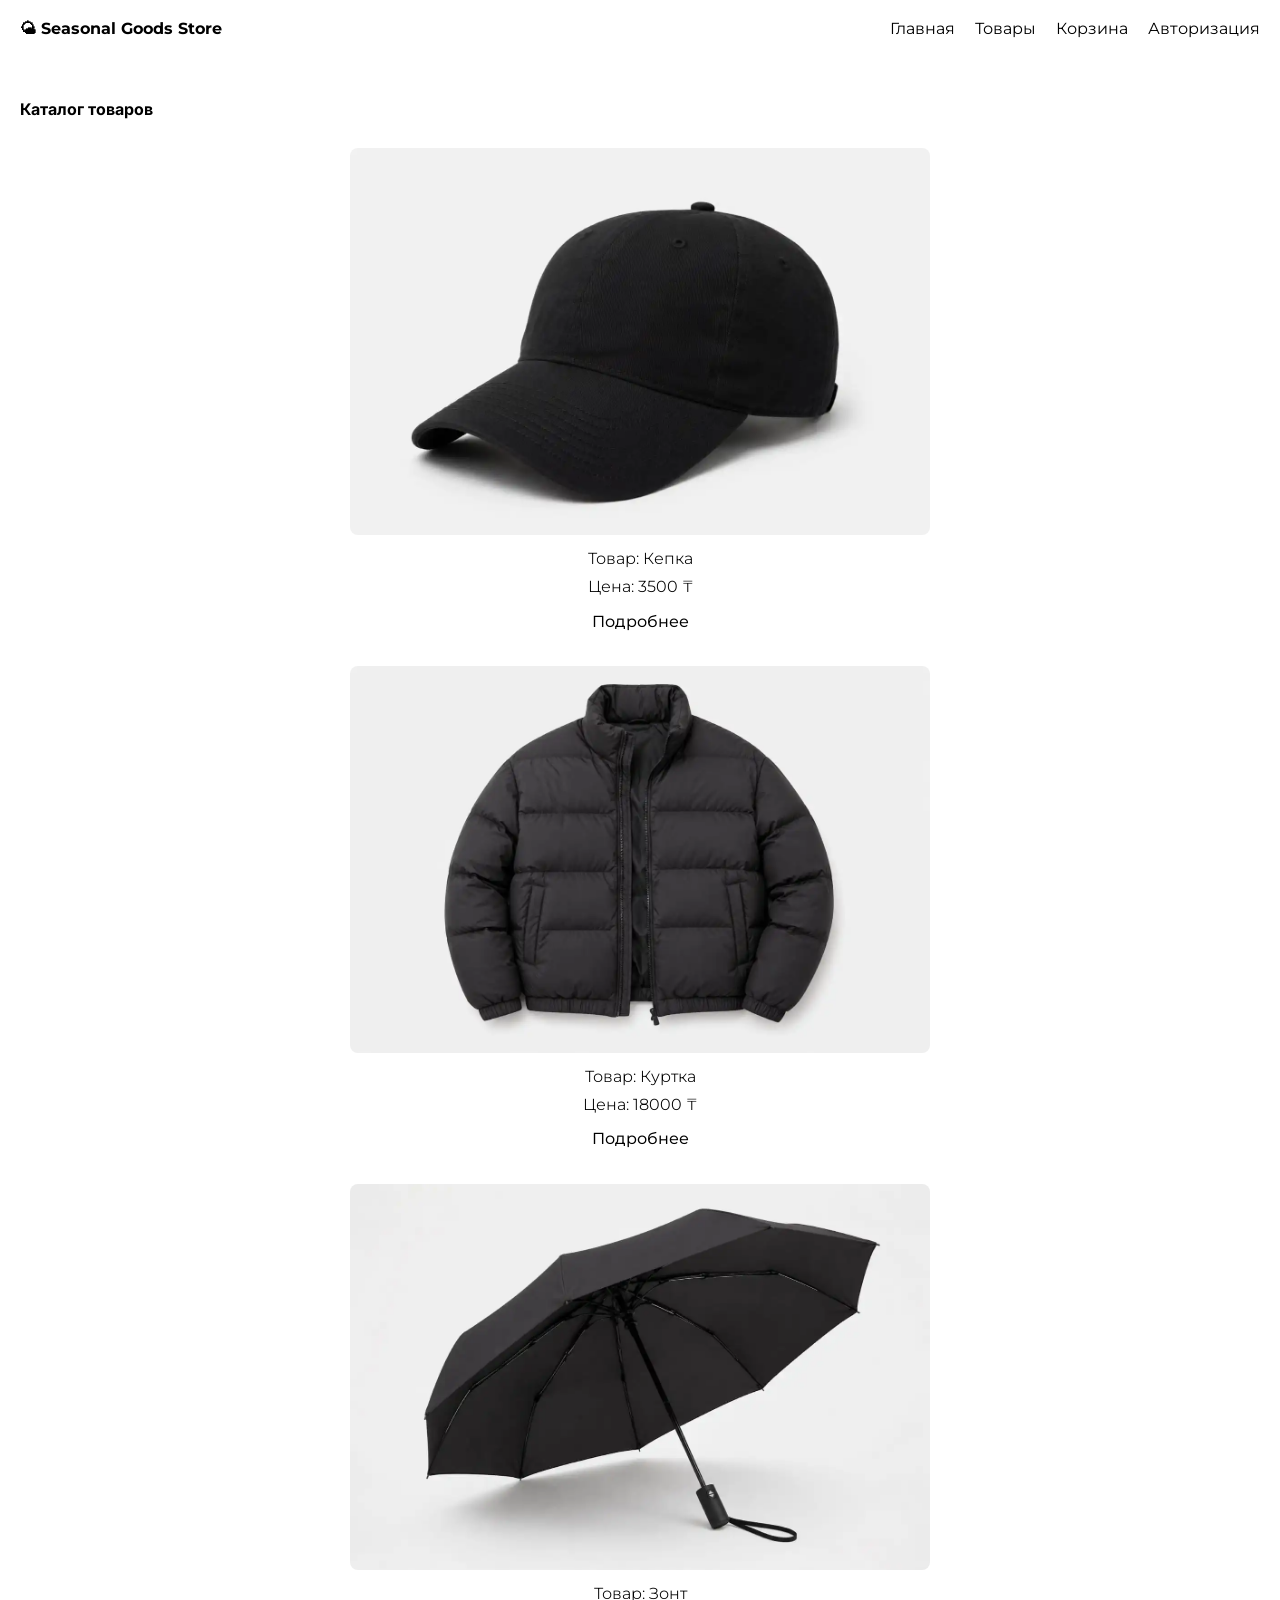
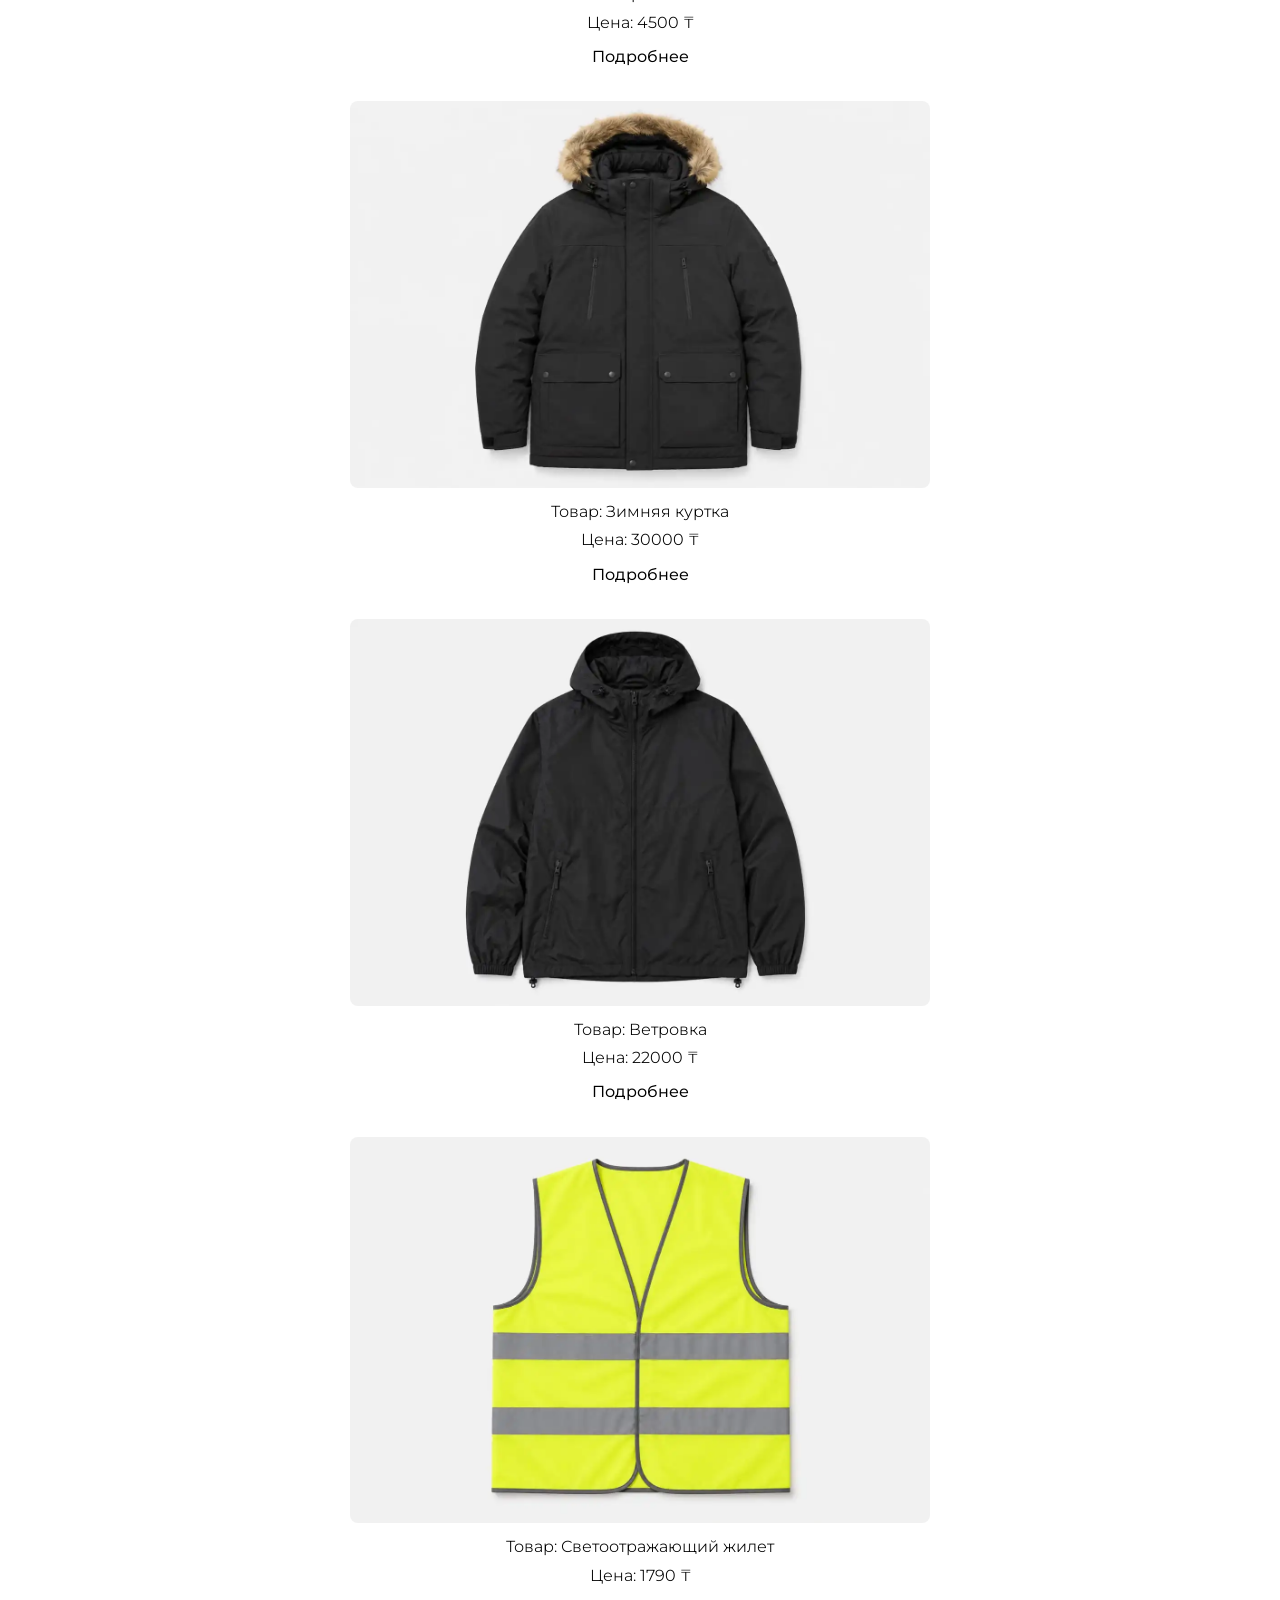
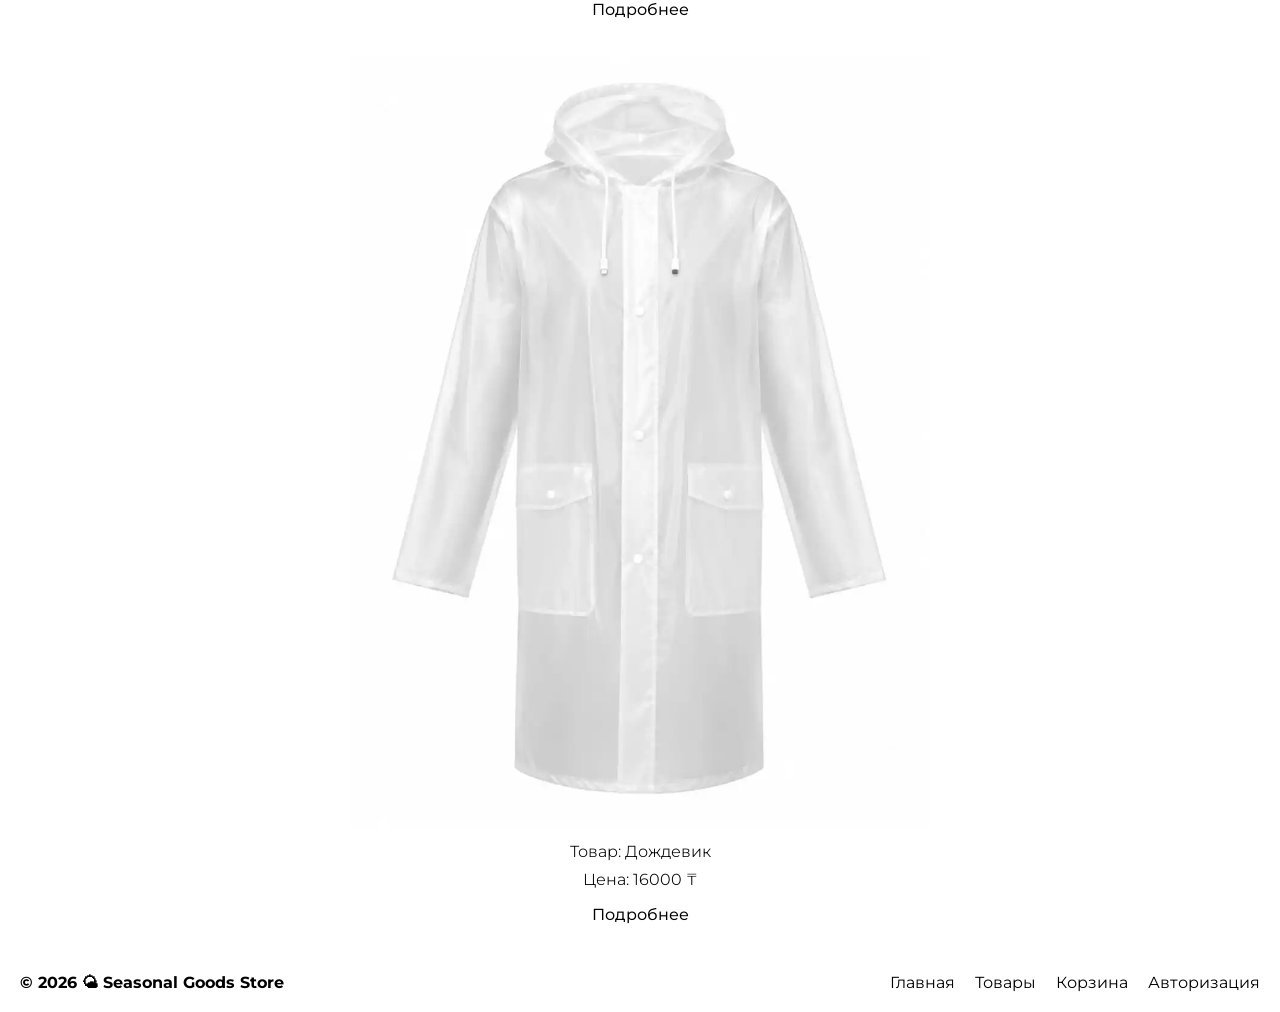
<file: index.html>
<!DOCTYPE html>
<html lang="ru">
<head>
  <meta charset="UTF-8">
  <meta name="viewport" content="width=device-width, initial-scale=1.0">
  <meta name="description" content="Добро пожаловать в интернет магазин Seasonal Goods Store. Главная страница каталогом товаров.">
  <link rel="icon" href="images/favicon.png" type="images/favicon.png" sizes="32x32">
  <!-- для Apple устройств -->
  <link rel="apple-touch-icon" href="images/favicon.png" sizes="180x180">
  <title>Магазин - Главная | Seasonal Goods Store</title>

  <!-- подключение кроссбраузерности normalize.css -->
  <link rel="stylesheet" href="css/normalize.css">
  
  <!-- подключение общего css-файла для стилей -->
  <link rel="stylesheet" href="css/style.css">

  <!-- подключение шрифтов -->
  <link rel="preconnect" href="https://fonts.googleapis.com">
  <link rel="preconnect" href="https://fonts.gstatic.com" crossorigin>
  <link href="https://fonts.googleapis.com/css2?family=Inter:ital,opsz,wght@0,14..32,100..900;1,14..32,100..900&family=Montserrat:ital,wght@0,100..900;1,100..900&display=swap" rel="stylesheet">
</head>
<body>
  <header class="header" id="header">
    <div class="header__logo"></div>
  </header>

  <main>
    <h2 id="h__catalog--title">Каталог товаров</h2>
    <section class="catalog" id="catalog"></section>
  </main>

  <footer class="footer" id="footer"></footer>

  <script type="module" src="js/index.js"></script>
</body>
</html>
</file>
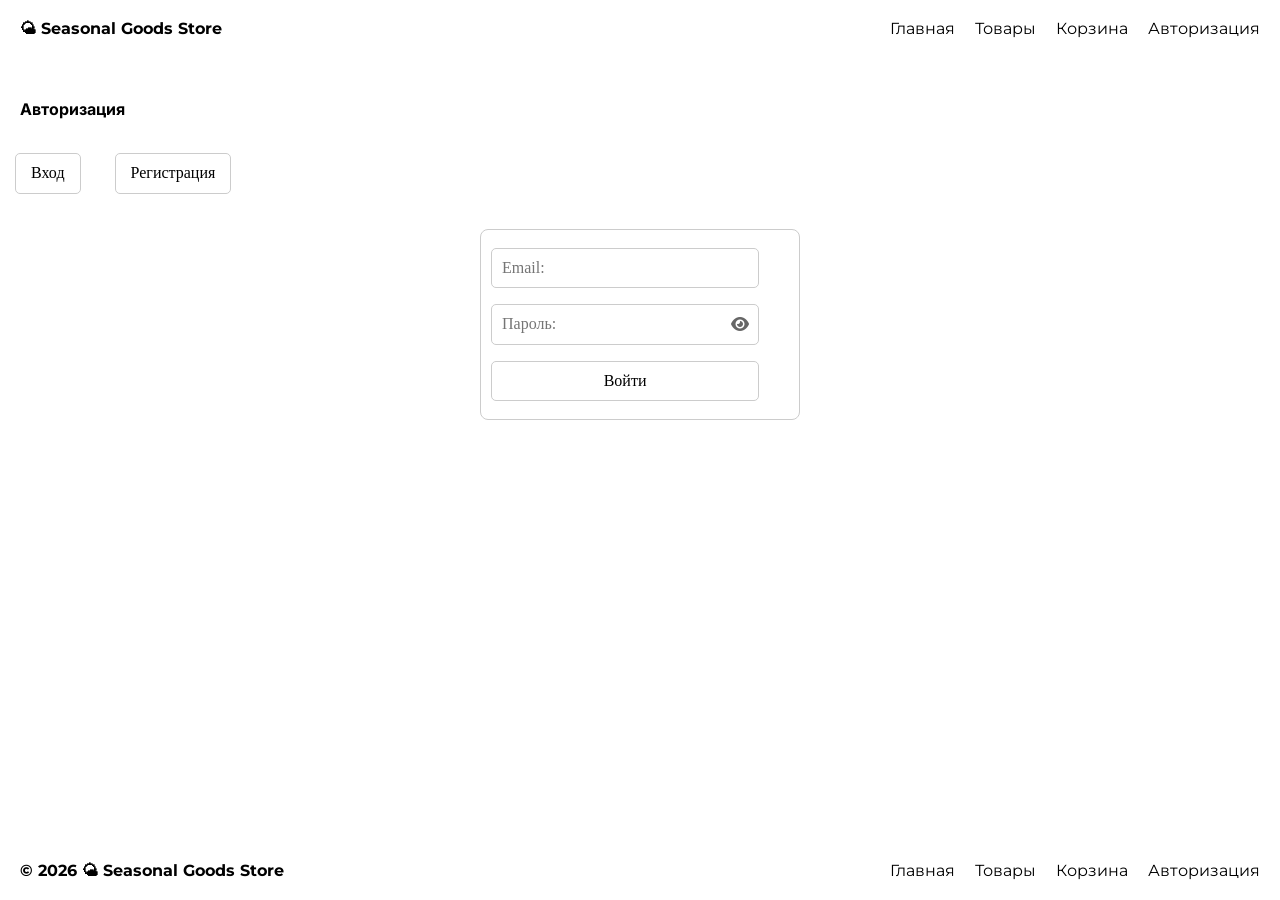
<file: auth.html>
<!DOCTYPE html>
<html lang="ru">
<head>
  <meta charset="UTF-8">
  <meta name="viewport" content="width=device-width, initial-scale=1.0">
  <meta name="description" content="Страница авторизации онлайн магазина Seasonal Goods Store. С входом / регистрацией.">
  <link rel="icon" href="images/favicon.png" type="image/png" sizes="32x32">
  <!-- для Apple устройств -->
  <link rel="apple-touch-icon" href="images/favicon.png" sizes="180x180">
  <title>Вход / регистрация | Seasonal Goods Store</title>

  <!-- подключение кроссбраузерности normalize.css -->
  <link rel="stylesheet" href="css/normalize.css">

   <!-- подключение дополнительного css-файла для стилей -->
  <link rel="stylesheet" href="css/auth.css">

   <!-- подключение общего css-файла для стилей -->
  <link rel="stylesheet" href="css/style.css">

  <!-- подключение иконки глаза на форме авторизации (Вход / регистрации) -->
  <link rel="stylesheet" href="https://cdnjs.cloudflare.com/ajax/libs/font-awesome/6.5.0/css/all.min.css">

  <!-- подключение шрифтов -->
  <link rel="preconnect" href="https://fonts.googleapis.com">
  <link rel="preconnect" href="https://fonts.gstatic.com" crossorigin>
  <link href="https://fonts.googleapis.com/css2?family=Inter:ital,opsz,wght@0,14..32,100..900;1,14..32,100..900&family=Montserrat:ital,wght@0,100..900;1,100..900&display=swap" rel="stylesheet">
</head>
<body>
  <header class="header" id="header">
    <div class="header__logo"></div>
  </header>

  <main>
    <h2 id="h__auth--title">Авторизация</h2>
    <section class="auth">
      <div class="auth__container">
        <button class="auth__tab auth__tab--login">Вход</button>
        <button class="auth__tab auth__tab--register">Регистрация</button>

        <div class="auth__form auth__form--login"></div>
        <div class="auth__form auth__form--register auth__form--hidden"></div>
      </div>
    </section>
  </main>


  <footer class="footer" id="footer"></footer>

  <script type="module" src="js/auth.js"></script>
</body>
</html>
</file>
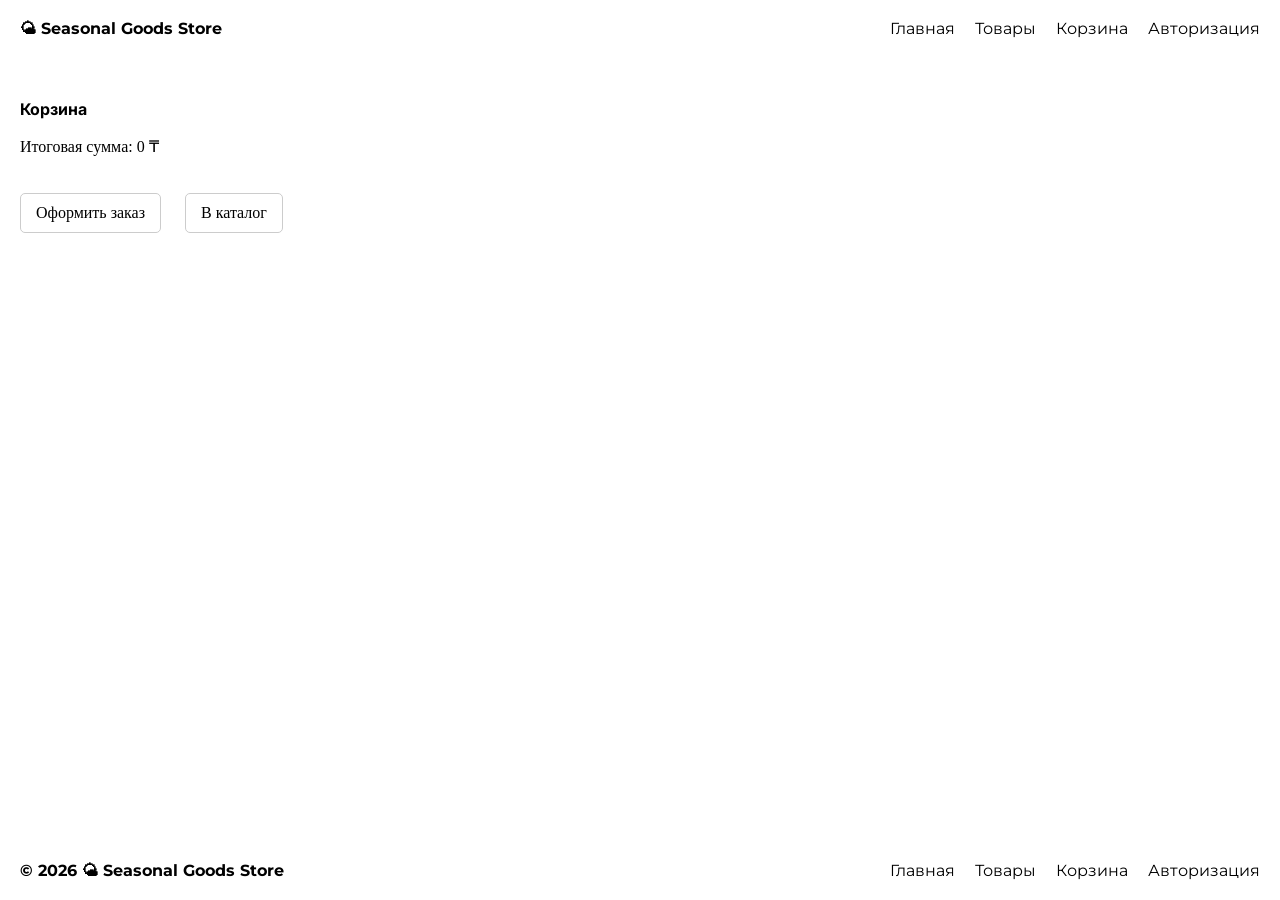
<file: cart.html>
<!DOCTYPE html>
<html lang="ru">
<head>
  <meta charset="UTF-8">
  <meta name="viewport" content="width=device-width, initial-scale=1.0">
  <meta name="description" content="Страница корзины онлайн магазина Seasonal Goods Store. Оформляйте товар в интернет магазине.">
  <link rel="icon" href="images/favicon.png" type="image/png" sizes="32x32">
  <!-- для Apple устройств -->
  <link rel="apple-touch-icon" href="images/favicon.png" sizes="180x180">
  <title>Корзина | Seasonal Goods Store</title>

  <!-- подключение кроссбраузерности normalize.css -->
  <link rel="stylesheet" href="css/normalize.css">

   <!-- подключение дополнительного css-файла для стилей -->
  <link rel="stylesheet" href="css/cart.css">

  <!-- подключение общего css-файла для стилей -->
  <link rel="stylesheet" href="css/style.css">

  <!-- подключение шрифтов -->
  <link rel="preconnect" href="https://fonts.googleapis.com">
  <link rel="preconnect" href="https://fonts.gstatic.com" crossorigin>
  <link href="https://fonts.googleapis.com/css2?family=Inter:ital,opsz,wght@0,14..32,100..900;1,14..32,100..900&family=Montserrat:ital,wght@0,100..900;1,100..900&display=swap" rel="stylesheet">
</head>
<body>
  <header class="header" id="header">
    <div class="header__logo"></div>
  </header>

  <main>
    <h2 id="h2__cart--title">Корзина</h2>
    <p><span id="p__cart--total">0 ₸</span></p>
    <div id="div__cart--items"></div>
    <button class="button button--checkout" onclick="alert('Заказ оформлен!')">Оформить заказ</button>
    <button class="button button--catalog--cart" onclick="window.location.href='index.html'">В каталог</button>
  </main>

  <footer class="footer" id="footer"></footer>

  <script type="module" src="js/cart.js"></script>
</body>
</html>
</file>
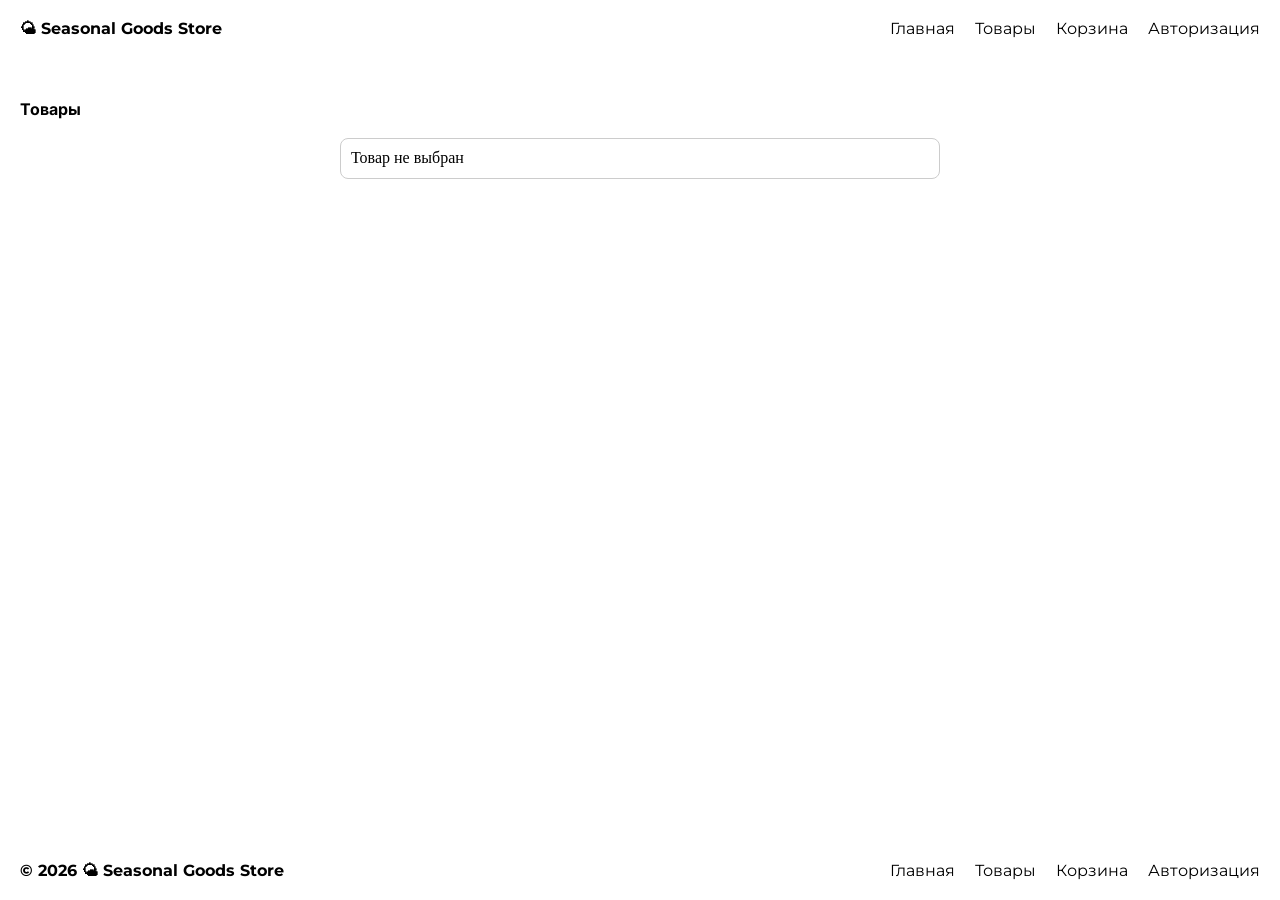
<file: product.html>
<!DOCTYPE html>
<html lang="ru">
<head>
  <meta charset="UTF-8">
  <meta name="viewport" content="width=device-width, initial-scale=1.0">
  <meta name="description" content="Страница товара онлайн магазина Seasonal Goods Store. Покупайте товар в интернет магазине">
  <link rel="icon" href="images/favicon.png" type="image/png" sizes="32x32">
  <!-- для Apple устройств -->
  <link rel="apple-touch-icon" href="images/favicon.png" sizes="180x180">
  <title>Товары | Seasonal Goods Store</title>

  <!-- подключение кроссбраузерности normalize.css -->
  <link rel="stylesheet" href="css/normalize.css">

  <!-- подключение дополнительного css-файла для стилей -->
  <link rel="stylesheet" href="css/product.css">

  <!-- подключение общего css-файла для стилей -->
  <link rel="stylesheet" href="css/style.css">

  <!-- подключение шрифтов -->
  <link rel="preconnect" href="https://fonts.googleapis.com">
  <link rel="preconnect" href="https://fonts.gstatic.com" crossorigin>
  <link href="https://fonts.googleapis.com/css2?family=Inter:ital,opsz,wght@0,14..32,100..900;1,14..32,100..900&family=Montserrat:ital,wght@0,100..900;1,100..900&display=swap" rel="stylesheet">
</head>
<body>
  <header class="header" id="header">
    <div class="header__logo"></div>
  </header>

  <main>
    <h2 id="h__product--title">Товары</h2>
    <div class="product-details" id="product-details"></div>
  </main>

  <footer class="footer" id="footer"></footer>

  <script type="module" src="js/product.js"></script>
</body>
</html>
</file>
<file: css/style.css>
/* style.css */
:root {
--header-color: #000000;
--header-bg: #ffff;
--header-a: #000000;
--header-a-hover: grey;
--border: #ccc;
--weather-card: #ffff;
--weather-bg: grey;
--auth-bg: #fff;
--button-hover: grey;
--footer-color: #000000;
--footer-bg: #ffff;
--footer-a: #000000;
--footer-a-hover: grey;
}

* {box-sizing: border-box; } /* стабилизирует (предотвращает выползание блоков) */

html, body {
    height: 100%; /* прижимает футер внизу несмотря на содержимое страницы */
    margin: 0;
    padding: 0;
    background: white;
}

body {
  display: flex;         /* flex-контейнер */
  flex-direction: column;/* вертикальная колонка */
  min-height: 100vh;     /* вся высота окна */
}

main {
  flex: 1;              /* занимает всё свободное место */
  margin-top: 80px;
}

/* Блок header */
.header {
  display: flex;
  justify-content: space-between;
  align-items: center;
  position: fixed;
  width: 100%;
  z-index: 1000;
  background: var(--header-bg);
  padding: 20px;
}

.header__logo {
  font-family: "Montserrat", "sans-serif";
  text-decoration: none;
  font-weight: bold;
}

.header__logo a {
  color: var(--header-a);
  text-decoration: none;
}

.header__logo a:hover {
  color: var(--header-a-hover);
  text-decoration: underline;
}

/* Блочный элемент навигации (главная, товары и корзина) */
.header__nav {
  display: flex;
  align-items: center;
  gap: 20px;
}

.header__nav a {
  font-family: "Montserrat", "sans-serif";
  font-weight: 400;
  color: var(--header-a);
  text-decoration: none;
}

.header__nav a:hover {
  opacity: 0.7;
  color: var(--header-a-hover);
  text-decoration: underline;
}

/* Hamburger */
.hamburger-menu {
  display: none;
  margin-left: auto;
  font-size: 24px;
  background: none;
  border: none;
  cursor: pointer;
}

/* Блочный элемент для приветствия после авторизации и кнопки выйти */
.header__user {
  display: flex;
  align-items: center;
  gap: 10px; /* расстояние между приветствием и кнопкой выйти */
}

.header__greeting {
  font-family: "Montserrat", "sans-serif";
  font-weight: 400;
  color: var(--header-a);
  text-decoration: none;
}


/* Заголовок раздела Главная */
#h__catalog--title {
  font-family: "Inter", "sans-serif";
  margin: 20px;
}

.button {
  display: inline-block;
  padding: 10px 15px;
  border-radius: 5px;
  border: 1px solid var(--border);
  cursor: pointer;
  background: white;
}

.button:hover {
  opacity: 0.7;
  background: var(--button-hover);
}

.catalog {
  display: flex;
  flex-direction: column; /* карточки идут сверху вниз */
  align-items: center;    /* центрируем по горизонтали */
  text-align: center;     /* текст карточек по центру */
  max-width: 600px;
  margin: 20px auto;
  padding: 10px;
  gap: 35px;              /* отступ между карточками */
}

.catalog a {
  font-weight: 450;
  text-decoration: none;
}

.catalog a:hover {
  opacity: 0.7;
  color: grey;
  text-decoration: underline;
}

/* фото главной страницы и товара */
.product__card img,
.product__details img {
  display: block;
  max-width: 100%;
  border-radius: 8px;
  margin-bottom: 15px;
}

.product__h3,
.product__p,
.product__a {
  font-family: "Montserrat", "sans-serif";
  font-size: 16px;
  font-weight: 350;
  color: black;
  margin-top: 10px;
  text-decoration: none;
}

/* Блок footer */
.footer {
  display: flex;
  justify-content: space-between;
  align-items: center;
  background: var(--footer-bg);
  color: var(--footer-color);
  padding: 20px;
  text-align: center;
}

/* Элементы внутри footer */
.footer__links {
  display: flex;
  justify-content: flex-end;
  gap: 20px;
}

.footer__links a {
  font-family: "Montserrat", "sans-serif";
  font-weight: 400;
  color: var(--footer-a);
  text-decoration: none;
}

.footer__links a:hover {
  opacity: 0.7;
  color: var(--footer-a-hover);
  text-decoration: underline;
}

.footer__copy {
  font-family: "Montserrat", "sans-serif";
  text-decoration: none;
  font-weight: bold;
}

@media (max-width: 600px) {
  .hamburger-menu {
    display: block;
    font-size: 24px;
    background: none;
    border: none;
    cursor: pointer;
  }

  .header__nav {
    display: none;
    flex-direction: column;
    gap: 0;
    max-height: 0;              /* скрыто */
    overflow: hidden;
    transition: max-height 0.3s ease; /* плавное раскрытие */
  }

  .header__nav.active {
    display: flex;
    position: absolute;
    top: 60px;
    left: 0;
    width: 100%;
    margin: 0;
    padding: 10px;
    background: #fff;           /* фон */
    border-top: 1px solid var(--border);
    z-index: 1000;
    max-height: 400px;          /* раскрытие */
  }

  .header__nav.active a {
    padding: 12px;
    text-align: center;
    font-size: 16px;
    border-radius: 5px;
    transition: background 0.3s;
  }

  .header__nav.active a:hover {
    background: #f0f0f0;
  }

  .catalog {
    max-width: 95%;
    gap: 20px;
    padding: 8px;
    box-sizing: border-box;
  }

  .catalog a {
    font-size: 14px;
  }
  
  .footer {
    display: flex;
    flex-direction: column;
    align-items: center;
    gap: 10px;
    padding: 15px;
    background: var(--footer-bg);
    border-top: 1px solid var(--border);
  }
  
  .footer__copy {
    font-size: 16px;
    font-weight: bold;
    text-align: center;
  }

  .footer__links {
    display: flex;
    flex-direction: column;   /* ссылки в колонку */
    align-items: center;
    gap: 8px;
  }

  .footer__links a {
    padding: 8px;
    font-size: 16px;
    text-align: center;
    border-radius: 5px;
    transition: background 0.3s;
  }

  .footer__links a:hover {
    background: #f0f0f0;
  }
}

@media (max-width: 320px) {
  #p__cart--total {
    font-weight: 300;
    font-size: 13.5px;
  }
  .div__cart--item p {
    font-weight: 300;
    font-size: 13.5px;
  }
}
</file>
<file: css/auth.css>
/* Заголовок раздела Вход / регистрация */
#h__auth--title {
  font-family: "Inter", "sans-serif";
  margin: 20px;
}

.auth__form {
  display: flex;
  flex-direction: column;
  gap: 10px;
  max-width: 320px;
  margin: 20px auto;
  padding: 10px;
  border: 1px solid var(--border);
  background: var(--auth-bg);
  border-radius: 8px;
}

.auth__form--hidden {
  display: none;
}

/* Авторизация */
.button--submit, /* кнопка вход */
.button--registration { /* кнопка регистрация */
  font-family: "Times New Roman", "sans-serif";
  font-weight: 500;
  width: 90%; 
  margin: 8px auto;
}

/* Вкладки */
.auth__tab--login,
.auth__tab--register {
  display: inline-block;
  font-family: "Times New Roman", "sans-serif";
  margin: 15px;
  padding: 10px 15px;
  border-radius: 5px;
  border: 1px solid var(--border);
  cursor: pointer;
  background: var(--auth-bg);
}

.auth__form input {
  width: 90%;
  margin: 8px auto;
  padding: 10px;
  border: 1px solid var(--border);
  border-radius: 5px;
  box-sizing: border-box;
}

/* Поле с глазком */
.password-wrapper {
  position: relative;
  width: 90%;
}

.password-wrapper input {
  width: 100%;
  padding: 10px;
  padding-right: 40px; /* место для глазка */
  border: 1px solid var(--border);
  border-radius: 5px;
  box-sizing: border-box;
}

.password-wrapper .fa-eye,
.password-wrapper .fa-eye-slash {
  position: absolute;
  right: 10px;
  top: 50%;
  transform: translateY(-50%);
  cursor: pointer;
  color: #666;
}
</file>
<file: css/cart.css>
.div__cart--item {
  display: flex;
  justify-content: space-between;
  align-items: center;
  padding: 0;
  margin: 0;
  border-bottom: 1px solid var(--border);
}

/* Заголовок раздела Корзина */
#h2__cart--title {
  font-family: "Inter", "sans-serif";
  margin: 20px;
}

#p__cart--total,
.div__cart--item p {
  margin: 20px;
}

/* Корзина */
.button--checkout, /* оформить заказ */
.button--catalog-cart, /* в каталог */
.button--remove { /* удалить */
  font-family: "Times New Roman", "sans-serif";
  font-weight: 500;
  margin: 20px;
}

@media (max-width: 600px) {
  .button--checkout,
  .button--catalog-cart,
  .button--remove {
    font-size: 12px;
  }
}
</file>
<file: css/product.css>
/* Заголовок раздела Товары */
#h__product--title {
  font-family: "Inter", "sans-serif";
  margin: 20px;
}

.product-details {
  max-width: 600px;
  margin: 20px auto;
  padding: 10px;
  background: #fff;
  border: 1px solid var(--border);
  border-radius: 8px;
}

.product-details h2,
.product-details h3, 
.product-details p {
  font-family: "Montserrat", "sans-serif";
  font-size: 16px;
  font-weight: 350;
  color: black;
  text-decoration: none;
}

.product__card {
  text-align: center;
}

.product__card img {
  display: block;
  max-width: 100%;
  border-radius: 8px;
  margin-bottom: 15px;
}

.div__actions {
  display: flex;
  gap: 10px;
}

/* Каталог и карточки товара */
.button--add, /* добавить в корзину */
.button--catalog--product, /* в каталог */
.button--cart { /* в корзину */
  font-family: "Times New Roman", "sans-serif";
  font-weight: 500;
  width: 50%;
}

/* Карточки погоды */
.weather__card {
  font-family: "Montserrat", "sans-serif";
  border: 1px solid var(--border);
  border-radius: 8px;
  padding: 5px;
  margin: 5px 0;
  background: var(--weather-card);
  text-align: center;
}

.weather__card:hover {
  opacity: 0.5;
  border: 1px solid var(--border);
  border-radius: 8px;
  padding: 5px;
  margin: 5px 0;
  background: var(--weather-bg);
  text-align: center; 
}

@media (max-width: 600px) {
  .product-details {
    max-width: 95%;   /* карточка почти на всю ширину */
    margin: 10px;
    padding: 8px;
    font-size: 14px;  /* текст чуть меньше */
  }

  .product-details img {
    max-width: 100%;  /* картинка растягивается */
    height: auto;
  }

  .div__actions {
    flex-direction: row; /* кнопки в столбик */
    gap: 8px;
  }

  .div__actions button {
    font-size: 12px;
  }

  .weather__card {
    margin: 10px 0;
    padding: 10px;
    font-size: 14px;
  }
}
</file>
